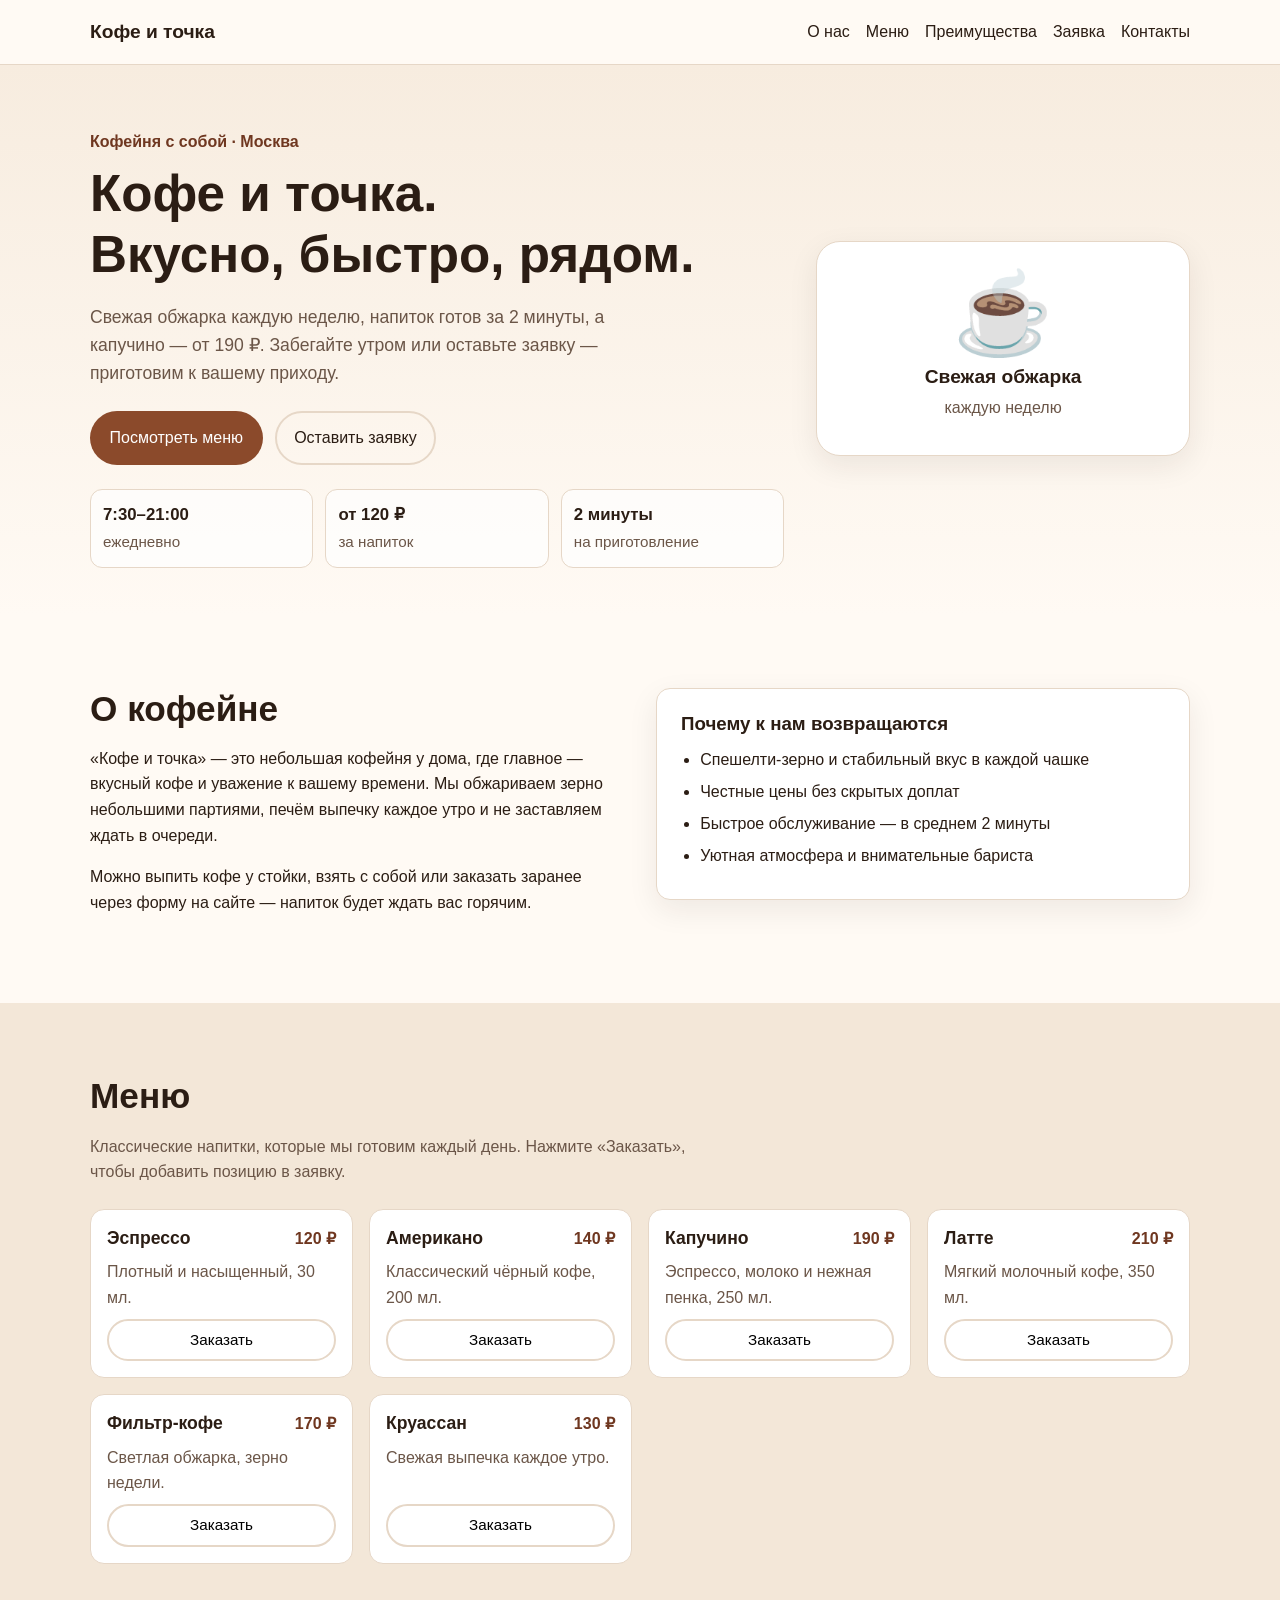
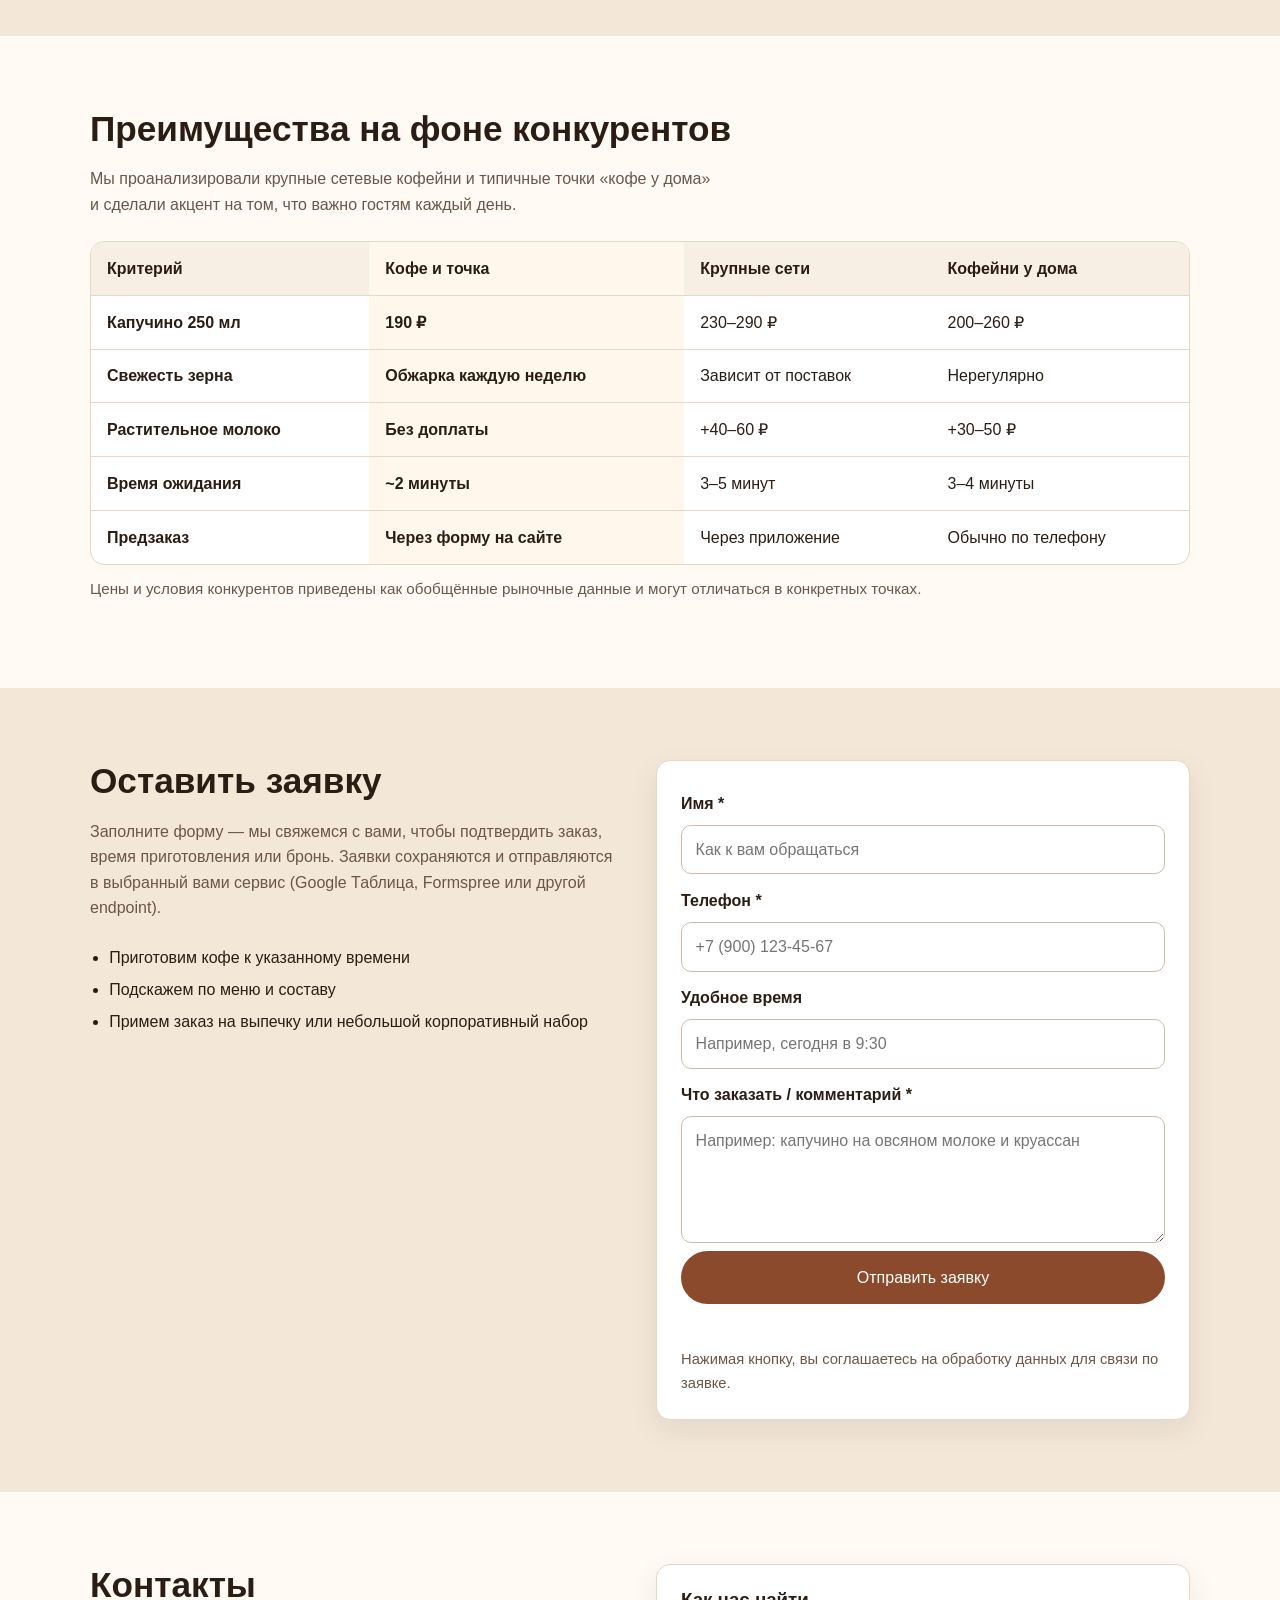
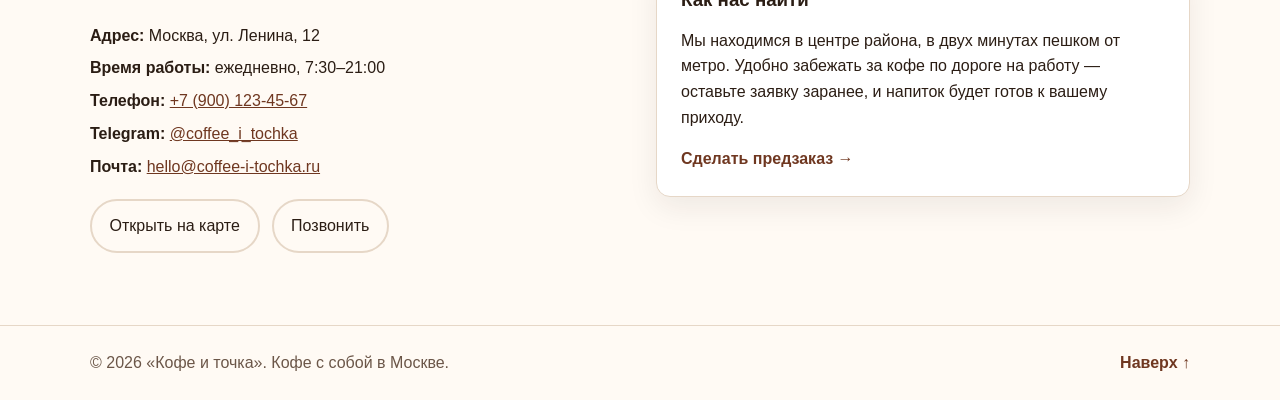
<file: index.html>
<!DOCTYPE html>
<html lang="ru">
<head>
  <meta charset="UTF-8">
  <meta name="viewport" content="width=device-width, initial-scale=1.0">
  <title>Кофе и точка — уютная кофейня с собой в Москве</title>
  <meta name="description" content="Кофе и точка — кофейня с собой в Москве: свежая обжарка каждую неделю, напиток за 2 минуты, капучино от 190 ₽, растительное молоко без доплаты. ул. Ленина, 12, ежедневно 7:30–21:00.">
  <meta name="keywords" content="кофе с собой, кофейня Москва, Кофе и точка, капучино, латте, свежая обжарка, заказать кофе">
  <meta name="robots" content="index, follow">
  <meta name="geo.region" content="RU-MOW">
  <meta name="geo.placename" content="Москва">
  <meta name="geo.position" content="55.7601;37.6184">
  <meta name="ICBM" content="55.7601, 37.6184">
  <meta property="og:type" content="website">
  <meta property="og:locale" content="ru_RU">
  <meta property="og:title" content="Кофе и точка — кофе с собой от 190 ₽">
  <meta property="og:description" content="Свежая обжарка, напиток за 2 минуты и растительное молоко без доплаты. Оставьте заявку — приготовим кофе к вашему приходу.">
  <link rel="canonical" href="https://example.com/">
  <link rel="stylesheet" href="style.css">
  <script type="application/ld+json">
  {
    "@context": "https://schema.org",
    "@type": "CafeOrCoffeeShop",
    "name": "Кофе и точка",
    "description": "Кофейня с собой в Москве: свежая обжарка каждую неделю, приготовление за 2 минуты, честные цены и растительное молоко без доплаты.",
    "telephone": "+7-900-123-45-67",
    "priceRange": "120–250 ₽",
    "servesCuisine": "Кофе, выпечка",
    "address": {
      "@type": "PostalAddress",
      "streetAddress": "ул. Ленина, 12",
      "addressLocality": "Москва",
      "addressCountry": "RU"
    },
    "geo": {
      "@type": "GeoCoordinates",
      "latitude": 55.7601,
      "longitude": 37.6184
    },
    "openingHoursSpecification": {
      "@type": "OpeningHoursSpecification",
      "dayOfWeek": ["Monday","Tuesday","Wednesday","Thursday","Friday","Saturday","Sunday"],
      "opens": "07:30",
      "closes": "21:00"
    },
    "areaServed": "Москва"
  }
  </script>
</head>
<body>
  <header class="site-header">
    <div class="container header-inner">
      <a class="logo" href="#hero" aria-label="Кофе и точка — на главную">Кофе и точка</a>
      <button class="nav-toggle" type="button" aria-expanded="false" aria-controls="site-nav" aria-label="Открыть меню">
        <span></span><span></span><span></span>
      </button>
      <nav class="site-nav" id="site-nav" aria-label="Основная навигация">
        <a href="#about">О нас</a>
        <a href="#menu">Меню</a>
        <a href="#advantages">Преимущества</a>
        <a href="#order">Заявка</a>
        <a href="#contacts">Контакты</a>
      </nav>
    </div>
  </header>

  <main>
    <section class="hero" id="hero">
      <div class="container hero-inner">
        <div class="hero-text">
          <p class="eyebrow">Кофейня с собой · Москва</p>
          <h1>Кофе и точка.<br>Вкусно, быстро, рядом.</h1>
          <p class="lead">Свежая обжарка каждую неделю, напиток готов за 2 минуты, а капучино — от 190 ₽. Забегайте утром или оставьте заявку — приготовим к вашему приходу.</p>
          <div class="hero-actions">
            <a class="btn btn-primary" href="#menu">Посмотреть меню</a>
            <a class="btn btn-secondary" href="#order">Оставить заявку</a>
          </div>
          <ul class="hero-facts">
            <li><strong>7:30–21:00</strong><span>ежедневно</span></li>
            <li><strong>от 120 ₽</strong><span>за напиток</span></li>
            <li><strong>2 минуты</strong><span>на приготовление</span></li>
          </ul>
        </div>
        <div class="hero-card" aria-hidden="true">
          <div class="cup">☕</div>
          <p>Свежая обжарка<br><span>каждую неделю</span></p>
        </div>
      </div>
    </section>

    <section class="section" id="about">
      <div class="container two-col">
        <div>
          <h2>О кофейне</h2>
          <p>«Кофе и точка» — это небольшая кофейня у дома, где главное — вкусный кофе и уважение к вашему времени. Мы обжариваем зерно небольшими партиями, печём выпечку каждое утро и не заставляем ждать в очереди.</p>
          <p>Можно выпить кофе у стойки, взять с собой или заказать заранее через форму на сайте — напиток будет ждать вас горячим.</p>
        </div>
        <div class="info-card">
          <h3>Почему к нам возвращаются</h3>
          <ul class="check-list">
            <li>Спешелти-зерно и стабильный вкус в каждой чашке</li>
            <li>Честные цены без скрытых доплат</li>
            <li>Быстрое обслуживание — в среднем 2 минуты</li>
            <li>Уютная атмосфера и внимательные бариста</li>
          </ul>
        </div>
      </div>
    </section>

    <section class="section section-alt" id="menu">
      <div class="container">
        <h2>Меню</h2>
        <p class="section-lead">Классические напитки, которые мы готовим каждый день. Нажмите «Заказать», чтобы добавить позицию в заявку.</p>
        <div class="menu-grid">
          <article class="menu-item">
            <div class="menu-top"><h3>Эспрессо</h3><span class="price">120 ₽</span></div>
            <p>Плотный и насыщенный, 30 мл.</p>
            <button class="btn btn-small" type="button" data-order="Эспрессо">Заказать</button>
          </article>
          <article class="menu-item">
            <div class="menu-top"><h3>Американо</h3><span class="price">140 ₽</span></div>
            <p>Классический чёрный кофе, 200 мл.</p>
            <button class="btn btn-small" type="button" data-order="Американо">Заказать</button>
          </article>
          <article class="menu-item">
            <div class="menu-top"><h3>Капучино</h3><span class="price">190 ₽</span></div>
            <p>Эспрессо, молоко и нежная пенка, 250 мл.</p>
            <button class="btn btn-small" type="button" data-order="Капучино">Заказать</button>
          </article>
          <article class="menu-item">
            <div class="menu-top"><h3>Латте</h3><span class="price">210 ₽</span></div>
            <p>Мягкий молочный кофе, 350 мл.</p>
            <button class="btn btn-small" type="button" data-order="Латте">Заказать</button>
          </article>
          <article class="menu-item">
            <div class="menu-top"><h3>Фильтр-кофе</h3><span class="price">170 ₽</span></div>
            <p>Светлая обжарка, зерно недели.</p>
            <button class="btn btn-small" type="button" data-order="Фильтр-кофе">Заказать</button>
          </article>
          <article class="menu-item">
            <div class="menu-top"><h3>Круассан</h3><span class="price">130 ₽</span></div>
            <p>Свежая выпечка каждое утро.</p>
            <button class="btn btn-small" type="button" data-order="Круассан">Заказать</button>
          </article>
        </div>
      </div>
    </section>

    <section class="section" id="advantages">
      <div class="container">
        <h2>Преимущества на фоне конкурентов</h2>
        <p class="section-lead">Мы проанализировали крупные сетевые кофейни и типичные точки «кофе у дома» и сделали акцент на том, что важно гостям каждый день.</p>
        <div class="table-wrap">
          <table class="compare-table">
            <caption class="visually-hidden">Сравнение «Кофе и точка» с конкурентами</caption>
            <thead>
              <tr>
                <th>Критерий</th>
                <th>Кофе и точка</th>
                <th>Крупные сети</th>
                <th>Кофейни у дома</th>
              </tr>
            </thead>
            <tbody>
              <tr><th scope="row">Капучино 250 мл</th><td><strong>190 ₽</strong></td><td>230–290 ₽</td><td>200–260 ₽</td></tr>
              <tr><th scope="row">Свежесть зерна</th><td><strong>Обжарка каждую неделю</strong></td><td>Зависит от поставок</td><td>Нерегулярно</td></tr>
              <tr><th scope="row">Растительное молоко</th><td><strong>Без доплаты</strong></td><td>+40–60 ₽</td><td>+30–50 ₽</td></tr>
              <tr><th scope="row">Время ожидания</th><td><strong>~2 минуты</strong></td><td>3–5 минут</td><td>3–4 минуты</td></tr>
              <tr><th scope="row">Предзаказ</th><td><strong>Через форму на сайте</strong></td><td>Через приложение</td><td>Обычно по телефону</td></tr>
            </tbody>
          </table>
        </div>
        <p class="note">Цены и условия конкурентов приведены как обобщённые рыночные данные и могут отличаться в конкретных точках.</p>
      </div>
    </section>

    <section class="section section-alt" id="order">
      <div class="container order-layout">
        <div>
          <h2>Оставить заявку</h2>
          <p class="section-lead">Заполните форму — мы свяжемся с вами, чтобы подтвердить заказ, время приготовления или бронь. Заявки сохраняются и отправляются в выбранный вами сервис (Google Таблица, Formspree или другой endpoint).</p>
          <ul class="check-list">
            <li>Приготовим кофе к указанному времени</li>
            <li>Подскажем по меню и составу</li>
            <li>Примем заказ на выпечку или небольшой корпоративный набор</li>
          </ul>
        </div>
        <form class="order-form" id="order-form" novalidate>
          <label for="name">Имя *</label>
          <input type="text" id="name" name="name" required minlength="2" placeholder="Как к вам обращаться">

          <label for="phone">Телефон *</label>
          <input type="tel" id="phone" name="phone" required placeholder="+7 (900) 123-45-67">

          <label for="time">Удобное время</label>
          <input type="text" id="time" name="time" placeholder="Например, сегодня в 9:30">

          <label for="message">Что заказать / комментарий *</label>
          <textarea id="message" name="message" rows="4" required placeholder="Например: капучино на овсяном молоке и круассан"></textarea>

          <button class="btn btn-primary btn-full" type="submit" id="submit-btn">Отправить заявку</button>
          <p class="form-status" id="form-status" role="status" aria-live="polite"></p>
          <p class="form-hint">Нажимая кнопку, вы соглашаетесь на обработку данных для связи по заявке.</p>
        </form>
      </div>
    </section>

    <section class="section" id="contacts">
      <div class="container contacts-grid">
        <div>
          <h2>Контакты</h2>
          <ul class="contacts-list">
            <li><strong>Адрес:</strong> Москва, ул. Ленина, 12</li>
            <li><strong>Время работы:</strong> ежедневно, 7:30–21:00</li>
            <li><strong>Телефон:</strong> <a href="tel:+79001234567">+7 (900) 123-45-67</a></li>
            <li><strong>Telegram:</strong> <a href="https://t.me/coffee_i_tochka" target="_blank" rel="noopener noreferrer">@coffee_i_tochka</a></li>
            <li><strong>Почта:</strong> <a href="mailto:hello@coffee-i-tochka.ru">hello@coffee-i-tochka.ru</a></li>
          </ul>
          <div class="contact-actions">
            <a class="btn btn-secondary" href="https://yandex.ru/maps/?text=Москва%2C%20ул.%20Ленина%2C%2012" target="_blank" rel="noopener noreferrer">Открыть на карте</a>
            <a class="btn btn-secondary" href="tel:+79001234567">Позвонить</a>
          </div>
        </div>
        <div class="map-card">
          <h3>Как нас найти</h3>
          <p>Мы находимся в центре района, в двух минутах пешком от метро. Удобно забежать за кофе по дороге на работу — оставьте заявку заранее, и напиток будет готов к вашему приходу.</p>
          <a class="text-link" href="#order">Сделать предзаказ →</a>
        </div>
      </div>
    </section>
  </main>

  <footer class="site-footer">
    <div class="container footer-inner">
      <p>© <span id="year"></span> «Кофе и точка». Кофе с собой в Москве.</p>
      <a href="#hero" class="text-link">Наверх ↑</a>
    </div>
  </footer>

  <script src="script.js"></script>
</body>
</html>
</file>
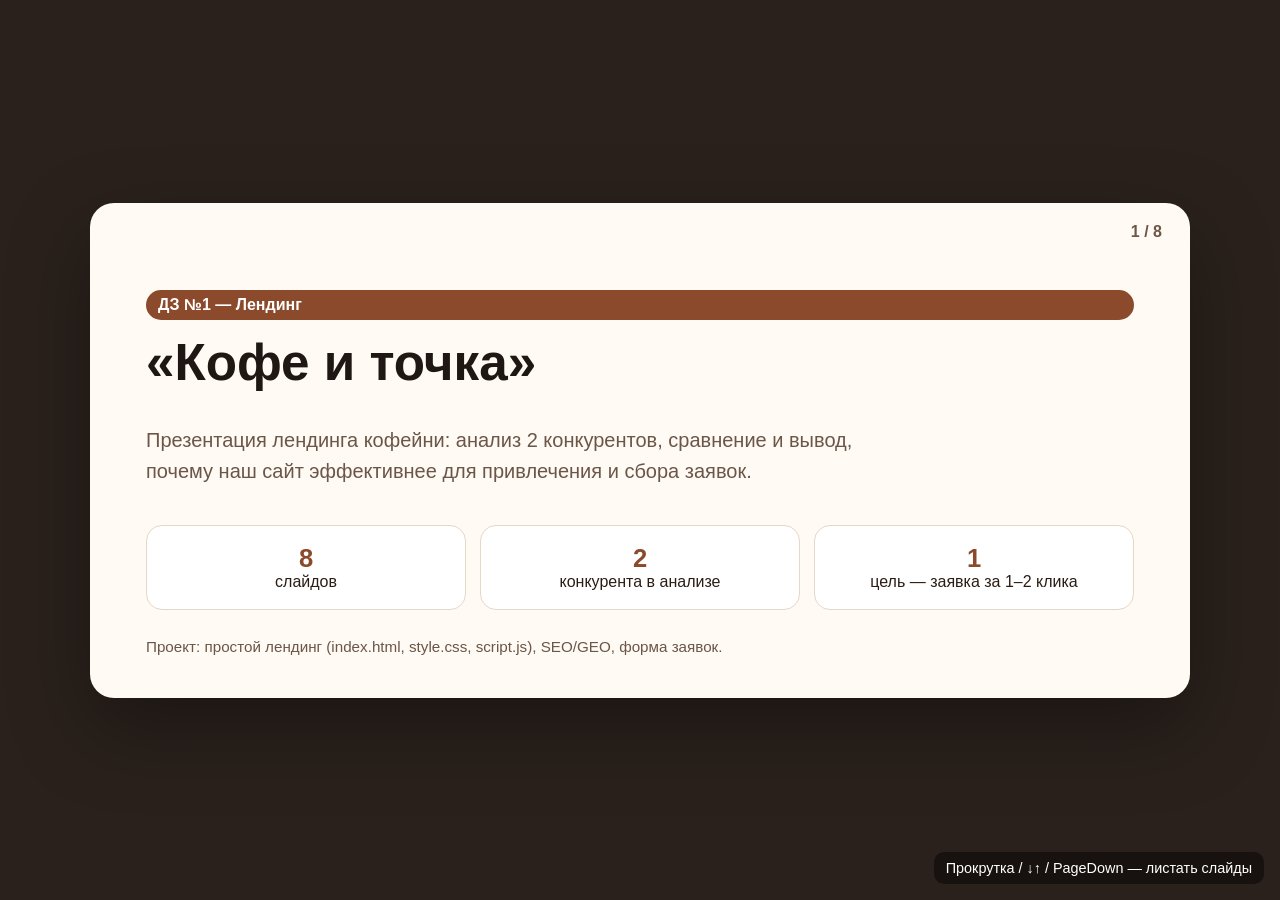
<file: presentation.html>
<!DOCTYPE html>
<html lang="ru">
<head>
  <meta charset="UTF-8">
  <meta name="viewport" content="width=device-width, initial-scale=1.0">
  <title>Презентация — Лендинг «Кофе и точка»</title>
  <style>
    :root { --bg:#1f1713; --card:#fffaf4; --accent:#8b4a2b; --accent2:#d9b38c; --text:#2b1d14; --muted:#6b5648; }
    *{box-sizing:border-box} html,body{height:100%;margin:0}
    body{font-family:-apple-system,BlinkMacSystemFont,"Segoe UI",Roboto,Arial,sans-serif;background:#2a211c;color:#fff;overflow:hidden}
    .deck{height:100vh;overflow-y:auto;scroll-snap-type:y mandatory;scroll-behavior:smooth}
    .slide{min-height:100vh;scroll-snap-align:start;display:flex;align-items:center;justify-content:center;padding:48px}
    .card{width:min(1100px,100%);min-height:72vh;background:var(--card);color:var(--text);border-radius:24px;padding:48px 56px;box-shadow:0 30px 80px rgba(0,0,0,.35);position:relative}
    .num{position:absolute;top:20px;right:28px;color:var(--muted);font-weight:600}
    h1{font-size:clamp(2rem,4vw,3.2rem);margin:0 0 12px;line-height:1.15;color:#1f1713}
    h2{font-size:clamp(1.5rem,2.6vw,2.2rem);margin:0 0 18px;color:#1f1713}
    h3{margin:18px 0 8px;color:var(--accent);font-size:1.15rem}
    p,li{font-size:1.12rem;line-height:1.55}
    .lead{font-size:1.25rem;color:var(--muted);max-width:70ch}
    .tag{display:inline-block;background:var(--accent);color:#fff;padding:6px 12px;border-radius:999px;font-weight:600;margin-bottom:14px}
    .grid{display:grid;grid-template-columns:1fr 1fr;gap:22px;margin-top:10px}
    .box{background:#fff;border:1px solid #e6d7c7;border-radius:16px;padding:18px 20px}
    .box h3{margin-top:0}
    ul{margin:8px 0 0 1.2rem;padding:0}
    li{margin:6px 0}
    table{width:100%;border-collapse:collapse;margin-top:10px;font-size:1.02rem}
    th,td{border:1px solid #e6d7c7;padding:10px 12px;text-align:left;vertical-align:top}
    th{background:#f3e7d8}
    .good{background:#eef7f1;font-weight:600}
    .muted{color:var(--muted)}
    .score{font-size:1.6rem;font-weight:800;color:var(--accent)}
    .center{display:flex;flex-direction:column;justify-content:center;min-height:55vh}
    .kpi{display:grid;grid-template-columns:repeat(3,1fr);gap:14px;margin-top:18px}
    .kpi .box{text-align:center}
    .kpi b{display:block;font-size:1.6rem;color:var(--accent)}
    .footer-note{position:absolute;left:56px;bottom:24px;color:var(--muted);font-size:.95rem}
    .nav-hint{position:fixed;right:16px;bottom:16px;background:rgba(0,0,0,.45);color:#fff;padding:8px 12px;border-radius:10px;font-size:.9rem}
    @media (max-width:900px){.slide{padding:20px}.card{padding:28px;min-height:auto}.grid,.kpi{grid-template-columns:1fr}.footer-note{position:static;margin-top:18px}}
    @media print{body{overflow:visible;background:#fff}.deck{overflow:visible;height:auto}.slide{min-height:0;page-break-after:always;padding:0}.card{box-shadow:none;border:1px solid #ddd;border-radius:0;min-height:0}.nav-hint{display:none}}
  </style>
</head>
<body>
  <div class="deck">
    <section class="slide">
      <div class="card center">
        <span class="num">1 / 8</span>
        <span class="tag">ДЗ №1 — Лендинг</span>
        <h1>«Кофе и точка»</h1>
        <p class="lead">Презентация лендинга кофейни: анализ 2 конкурентов, сравнение и вывод, почему наш сайт эффективнее для привлечения и сбора заявок.</p>
        <div class="kpi">
          <div class="box"><b>8</b>слайдов</div>
          <div class="box"><b>2</b>конкурента в анализе</div>
          <div class="box"><b>1</b>цель — заявка за 1–2 клика</div>
        </div>
        <p class="footer-note">Проект: простой лендинг (index.html, style.css, script.js), SEO/GEO, форма заявок.</p>
      </div>
    </section>

    <section class="slide">
      <div class="card">
        <span class="num">2 / 8</span>
        <h2>Цель сайта и что важно клиенту</h2>
        <div class="grid">
          <div class="box">
            <h3>Задача лендинга</h3>
            <ul>
              <li>Быстро объяснить, что это за кофейня, где она и когда работает.</li>
              <li>Показать меню и понятные цены без лишних шагов.</li>
              <li>Дать удобный способ оставить заявку (предзаказ, бронь, вопрос).</li>
              <li>Быть видимым в поиске и понятным для ИИ-поиска (Алиса, ChatGPT).</li>
            </ul>
          </div>
          <div class="box">
            <h3>Что ценит гость кофейни «с собой»</h3>
            <ul>
              <li><b>Скорость:</b> не тратить время на поиск информации и очереди.</li>
              <li><b>Понятность:</b> цены, адрес, режим работы, как заказать.</li>
              <li><b>Честность:</b> без скрытых доплат (например, за растительное молоко).</li>
              <li><b>Качество:</b> свежая обжарка и стабильный вкус.</li>
            </ul>
          </div>
        </div>
        <p class="footer-note">Вывод: сайт должен вести пользователя от первого экрана к заявке без перегрузки.</p>
      </div>
    </section>

    <section class="slide">
      <div class="card">
        <span class="num">3 / 8</span>
        <h2>Конкурент 1 — крупная сетевая кофейня</h2>
        <p class="muted">Пример: сайты/приложения крупных сетей (типовой подход Starbucks, Cofix, «Шоколадница»).</p>
        <div class="grid">
          <div class="box">
            <h3>Сильные стороны (оценка: 8/10)</h3>
            <ul>
              <li>Узнаваемый бренд, доверие и единый стиль.</li>
              <li>Развитая программа лояльности и мобильные приложения.</li>
              <li>Качественный визуал, промо и большие каталоги.</li>
              <li>Хорошая техническая инфраструктура и охват.</li>
            </ul>
          </div>
          <div class="box">
            <h3>Слабые стороны для локального гостя (оценка: 6/10)</h3>
            <ul>
              <li>Более высокая цена напитков и доплаты за альтернативное молоко/сиропы.</li>
              <li>Много разделов и шагов — сложнее быстро «заказать рядом».</li>
              <li>Ожидание в часы пик часто выше из‑за потока.</li>
              <li>Локальная информация (конкретная точка, быстрый предзаказ) может быть неочевидна.</li>
            </ul>
          </div>
        </div>
        <p><b>Итоговая оценка как прямого локального решения:</b> <span class="score">7/10</span></p>
      </div>
    </section>

    <section class="slide">
      <div class="card">
        <span class="num">4 / 8</span>
        <h2>Конкурент 2 — локальная кофейня «у дома»</h2>
        <p class="muted">Пример: небольшая районная кофейня с типовым сайтом-визиткой или страницей в соцсетях/картах.</p>
        <div class="grid">
          <div class="box">
            <h3>Сильные стороны (оценка: 7/10)</h3>
            <ul>
              <li>Близость, «свой» формат и личный контакт.</li>
              <li>Часто более гибкие цены, чем у крупных сетей.</li>
              <li>Простое меню и быстрая выдача в спокойные часы.</li>
              <li>Атмосфера и лояльность постоянных гостей.</li>
            </ul>
          </div>
          <div class="box">
            <h3>Слабые стороны (оценка: 5/10)</h3>
            <ul>
              <li>Сайт часто устаревший: нет удобной навигации, формы или актуальных цен.</li>
              <li>Слабое SEO/GEO — сложнее найти в поиске и ИИ-ответах.</li>
              <li>Нет быстрого онлайн-предзаказа, только звонок/мессенджер.</li>
              <li>Нерегулярная коммуникация преимуществ (свежесть обжарки, условия).</li>
            </ul>
          </div>
        </div>
        <p><b>Итоговая оценка онлайн-присутствия:</b> <span class="score">6/10</span></p>
      </div>
    </section>

    <section class="slide">
      <div class="card">
        <span class="num">5 / 8</span>
        <h2>Сравнение по ключевым критериям</h2>
        <table>
          <thead>
            <tr><th>Критерий</th><th>«Кофе и точка» (наш сайт)</th><th>Крупные сети</th><th>Локальные кофейни</th></tr>
          </thead>
          <tbody>
            <tr><td>Понятная навигация и путь к действию</td><td class="good">Якорное меню, CTA, «Заказать» → форма</td><td>Много разделов/приложение</td><td>Часто слабая структура</td></tr>
            <tr><td>Сбор заявок онлайн</td><td class="good">Форма на сайте → Google Таблица</td><td>Через приложение/аккаунт</td><td>Обычно звонок/лично</td></tr>
            <tr><td>SEO и GEO / понятность для ИИ</td><td class="good">Meta, OG, geo, Schema.org, чёткие факты</td><td>Сильно, но не локально-точечно</td><td>Часто минимально</td></tr>
            <tr><td>Цена и прозрачность</td><td class="good">Капучино 190 ₽, молоко без доплаты</td><td>Выше, есть доплаты</td><td>По-разному, не всегда на сайте</td></tr>
            <tr><td>Скорость получения кофе</td><td class="good">~2 мин + предзаказ</td><td>3–5 мин в пик</td><td>3–4 мин</td></tr>
          </tbody>
        </table>
      </div>
    </section>

    <section class="slide">
      <div class="card">
        <span class="num">6 / 8</span>
        <h2>Почему наш лендинг лучше</h2>
        <div class="grid">
          <div class="box">
            <h3>Удобство и конверсия</h3>
            <ul>
              <li>Фиксированная навигация по разделам — легко найти меню, контакты, форму.</li>
              <li>Все кнопки работают: переходы, заказ позиции из меню, звонок, карта, Telegram.</li>
              <li>Форма заявки с валидацией и понятным статусом — минимум трения до обращения.</li>
            </ul>
          </div>
          <div class="box">
            <h3>Видимость и доверие</h3>
            <ul>
              <li>SEO-метаданные и GEO/Schema.org помогают поиску и ИИ-сервисам понимать адрес, часы, услуги и преимущества.</li>
              <li>На странице явно показаны выгоды: свежая обжарка, 2 минуты, честные цены, молоко без доплаты.</li>
              <li>Простой, быстрый и адаптивный сайт (HTML/CSS/JS) без лишней сложности.</li>
            </ul>
          </div>
        </div>
      </div>
    </section>

    <section class="slide">
      <div class="card">
        <span class="num">7 / 8</span>
        <h2>Что взято у конкурентов и что улучшено</h2>
        <div class="grid">
          <div class="box">
            <h3>Взято как сильные практики</h3>
            <ul>
              <li><b>У сетей:</b> аккуратная структура блоков, акцент на меню/ценах, доверие через понятные факты и брендинг.</li>
              <li><b>У локальных:</b> камерность, простота предложения, фокус на «рядом и быстро».</li>
            </ul>
          </div>
          <div class="box">
            <h3>Улучшено в «Кофе и точка»</h3>
            <ul>
              <li>Вместо сложного приложения — <b>простая форма предзаказа на сайте</b>.</li>
              <li>Вместо скрытых доплат — <b>прозрачные цены и молоко без доплаты</b>.</li>
              <li>Вместо слабого онлайн-присутствия — <b>SEO/GEO и структурированные данные</b>.</li>
              <li>Вместо перегруженности — <b>быстрый путь: меню → заявка</b>.</li>
            </ul>
          </div>
        </div>
      </div>
    </section>

    <section class="slide">
      <div class="card">
        <span class="num">8 / 8</span>
        <h2>Вывод</h2>
        <div class="box">
          <p>По результатам оценки двух типов конкурентов:</p>
          <ul>
            <li><b>Крупная сетевая кофейня</b> сильна брендом и инфраструктурой, но уступает в локальной простоте, цене и скорости предзаказа без приложения (итоговая локальная оценка — <b>7/10</b>).</li>
            <li><b>Локальная кофейня «у дома»</b> близка и понятна гостю, но часто проигрывает в качестве сайта, SEO/GEO и онлайн-сборе заявок (оценка онлайн-присутствия — <b>6/10</b>).</li>
          </ul>
          <p><b>Лендинг «Кофе и точка» объединяет сильные стороны обоих:</b> понятность и доверие уровня сильного бренда с простотой и скоростью локальной кофейни. За счёт удобной навигации, рабочей формы заявок, SEO/GEO-описания и явно сформулированных преимуществ сайт лучше решает задачу — быстро привести клиента к обращению и заказу.</p>
          <p class="score" style="margin-top:10px;">Итог: оптимальный вариант для локальной кофейни — 9/10 по соответствию задаче.</p>
        </div>
        <p class="footer-note">Оценки конкурентных подходов обобщённые, для учебного сравнения модели сайтов и сервиса.</p>
      </div>
    </section>
  </div>
  <div class="nav-hint">Прокрутка / ↓↑ / PageDown — листать слайды</div>
</body>
</html>
</file>
<file: style.css>
:root {
  --bg: #fffaf4;
  --surface: #ffffff;
  --alt: #f3e7d8;
  --text: #2b1d14;
  --muted: #6b5648;
  --accent: #8b4a2b;
  --accent-dark: #6f3720;
  --border: #e6d7c7;
  --ok: #1f7a4d;
  --err: #b42318;
  --radius: 14px;
  --shadow: 0 10px 30px rgba(43, 29, 20, 0.08);
}

* { box-sizing: border-box; }
html { scroll-behavior: smooth; }
body {
  margin: 0;
  font-family: -apple-system, BlinkMacSystemFont, "Segoe UI", Roboto, Arial, sans-serif;
  line-height: 1.6;
  color: var(--text);
  background: var(--bg);
}

img { max-width: 100%; display: block; }
a { color: var(--accent-dark); }
a:hover { color: var(--accent); }

.container {
  width: min(1100px, 100% - 2rem);
  margin: 0 auto;
}

.section { padding: 4.5rem 0; }
.section-alt { background: var(--alt); }
h1, h2, h3 { line-height: 1.2; margin: 0 0 0.75rem; }
h1 { font-size: clamp(2rem, 4vw, 3.4rem); }
h2 { font-size: clamp(1.6rem, 3vw, 2.2rem); margin-bottom: 1rem; }
.section-lead { color: var(--muted); max-width: 70ch; margin: 0 0 1.5rem; }
.note { color: var(--muted); font-size: 0.95rem; margin-top: 0.75rem; }

.visually-hidden {
  position: absolute; width: 1px; height: 1px; padding: 0; margin: -1px;
  overflow: hidden; clip: rect(0,0,0,0); white-space: nowrap; border: 0;
}

/* Header & nav */
.site-header {
  position: sticky; top: 0; z-index: 50;
  background: rgba(255, 250, 244, 0.95);
  backdrop-filter: blur(6px);
  border-bottom: 1px solid var(--border);
}
.header-inner {
  display: flex; align-items: center; justify-content: space-between;
  gap: 1rem; min-height: 64px;
}
.logo {
  font-weight: 800; font-size: 1.2rem; text-decoration: none; color: var(--text);
}
.site-nav { display: flex; gap: 1rem; align-items: center; }
.site-nav a {
  text-decoration: none; color: var(--text); font-weight: 500; padding: 0.25rem 0;
}
.site-nav a:hover, .site-nav a:focus-visible { color: var(--accent-dark); }
.nav-toggle {
  display: none; flex-direction: column; gap: 4px;
  background: none; border: 1px solid var(--border); border-radius: 8px;
  padding: 8px; cursor: pointer;
}
.nav-toggle span { width: 22px; height: 2px; background: var(--text); display: block; }

/* Buttons */
.btn {
  display: inline-flex; align-items: center; justify-content: center;
  gap: 0.4rem; padding: 0.75rem 1.1rem; border-radius: 999px;
  border: 2px solid transparent; text-decoration: none; font-weight: 600;
  cursor: pointer; transition: 0.2s ease; font: inherit;
}
.btn-primary { background: var(--accent); color: #fff; }
.btn-primary:hover { background: var(--accent-dark); color: #fff; }
.btn-secondary { background: transparent; color: var(--text); border-color: var(--border); }
.btn-secondary:hover { border-color: var(--accent); color: var(--accent-dark); }
.btn-small { padding: 0.45rem 0.85rem; font-size: 0.95rem; background: #fff; border-color: var(--border); }
.btn-small:hover { border-color: var(--accent); color: var(--accent-dark); }
.btn-full { width: 100%; }

/* Hero */
.hero {
  padding: 4rem 0 3rem;
  background: linear-gradient(180deg, #f7ecdf 0%, var(--bg) 100%);
}
.hero-inner {
  display: grid; grid-template-columns: 1.3fr 0.7fr; gap: 2rem; align-items: center;
}
.eyebrow { color: var(--accent-dark); font-weight: 600; margin: 0 0 0.5rem; }
.lead { font-size: 1.1rem; color: var(--muted); max-width: 60ch; }
.hero-actions { display: flex; flex-wrap: wrap; gap: 0.75rem; margin: 1.5rem 0; }
.hero-facts {
  list-style: none; padding: 0; margin: 1.5rem 0 0;
  display: grid; grid-template-columns: repeat(3, minmax(0,1fr)); gap: 0.75rem;
}
.hero-facts li {
  background: rgba(255,255,255,0.7); border: 1px solid var(--border);
  border-radius: 12px; padding: 0.75rem;
}
.hero-facts strong { display: block; font-size: 1.05rem; }
.hero-facts span { color: var(--muted); font-size: 0.95rem; }
.hero-card {
  background: var(--surface); border: 1px solid var(--border); border-radius: 24px;
  padding: 2rem; text-align: center; box-shadow: var(--shadow);
}
.cup { font-size: 5rem; line-height: 1; margin-bottom: 0.5rem; }
.hero-card p { margin: 0; font-weight: 700; font-size: 1.2rem; }
.hero-card span { font-weight: 500; color: var(--muted); font-size: 1rem; }

/* Layout blocks */
.two-col, .order-layout, .contacts-grid {
  display: grid; grid-template-columns: 1fr 1fr; gap: 2rem; align-items: start;
}
.info-card, .map-card, .order-form {
  background: var(--surface); border: 1px solid var(--border);
  border-radius: var(--radius); padding: 1.5rem; box-shadow: var(--shadow);
}
.check-list { padding-left: 1.2rem; margin: 0.5rem 0 0; }
.check-list li { margin-bottom: 0.4rem; }

/* Menu */
.menu-grid {
  display: grid; grid-template-columns: repeat(auto-fit, minmax(220px, 1fr)); gap: 1rem;
}
.menu-item {
  background: var(--surface); border: 1px solid var(--border); border-radius: var(--radius);
  padding: 1rem; display: flex; flex-direction: column; gap: 0.5rem;
}
.menu-top { display: flex; justify-content: space-between; gap: 0.5rem; align-items: baseline; }
.menu-top h3 { margin: 0; font-size: 1.1rem; }
.price { font-weight: 700; color: var(--accent-dark); white-space: nowrap; }
.menu-item p { margin: 0; color: var(--muted); flex: 1; }

/* Table */
.table-wrap { overflow-x: auto; background: var(--surface); border: 1px solid var(--border); border-radius: var(--radius); }
.compare-table { width: 100%; border-collapse: collapse; min-width: 640px; }
.compare-table th, .compare-table td { padding: 0.85rem 1rem; text-align: left; border-bottom: 1px solid var(--border); }
.compare-table thead th { background: #f8efe4; }
.compare-table tbody tr:last-child th, .compare-table tbody tr:last-child td { border-bottom: 0; }
.compare-table td:nth-child(2), .compare-table th:nth-child(2) { background: #fff6ec; }

/* Form */
.order-form { display: grid; gap: 0.5rem; }
.order-form label { font-weight: 600; margin-top: 0.35rem; }
.order-form input, .order-form textarea {
  width: 100%; padding: 0.7rem 0.85rem; border: 1px solid #ccbca8; border-radius: 10px;
  font: inherit; color: var(--text); background: #fff;
}
.order-form input:focus, .order-form textarea:focus {
  outline: 3px solid rgba(139,74,43,0.15); border-color: var(--accent);
}
.form-status { min-height: 1.5em; margin: 0.25rem 0 0; font-weight: 500; }
.form-status.success { color: var(--ok); }
.form-status.error { color: var(--err); }
.form-hint { margin: 0; color: var(--muted); font-size: 0.92rem; }

/* Contacts & footer */
.contacts-list { list-style: none; padding: 0; margin: 0 0 1.25rem; }
.contacts-list li { margin-bottom: 0.45rem; }
.contact-actions { display: flex; flex-wrap: wrap; gap: 0.75rem; }
.text-link { font-weight: 600; text-decoration: none; }
.site-footer { border-top: 1px solid var(--border); padding: 1.5rem 0; }
.footer-inner { display: flex; justify-content: space-between; gap: 1rem; align-items: center; }
.footer-inner p { margin: 0; color: var(--muted); }

/* Mobile */
@media (max-width: 800px) {
  .nav-toggle { display: inline-flex; }
  .site-nav {
    display: none; position: absolute; left: 1rem; right: 1rem; top: 64px;
    flex-direction: column; align-items: stretch; background: var(--surface);
    border: 1px solid var(--border); border-radius: 12px; padding: 0.75rem;
    box-shadow: var(--shadow);
  }
  .site-nav.open { display: flex; }
  .site-nav a { padding: 0.5rem 0.25rem; }
  .hero-inner, .two-col, .order-layout, .contacts-grid { grid-template-columns: 1fr; }
  .hero-facts { grid-template-columns: 1fr; }
  .footer-inner { flex-direction: column; align-items: flex-start; }
}
</file>
